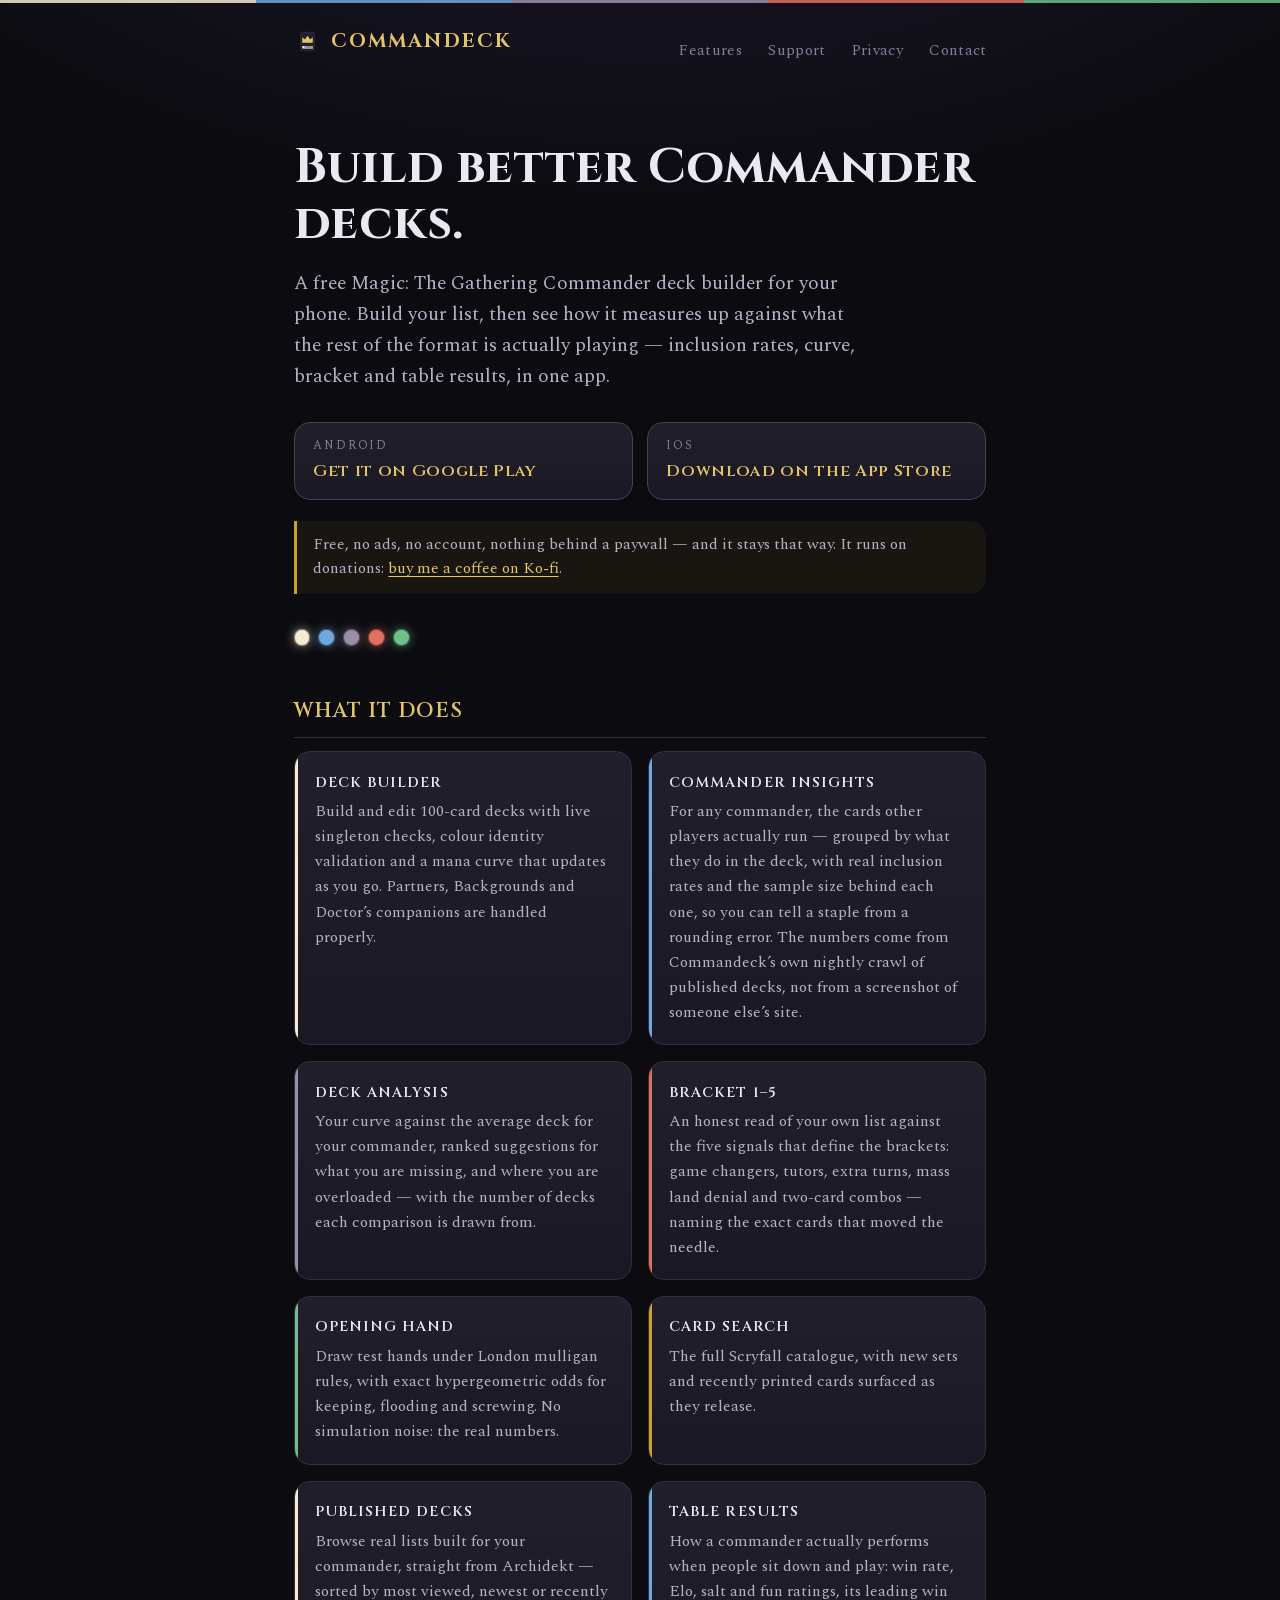
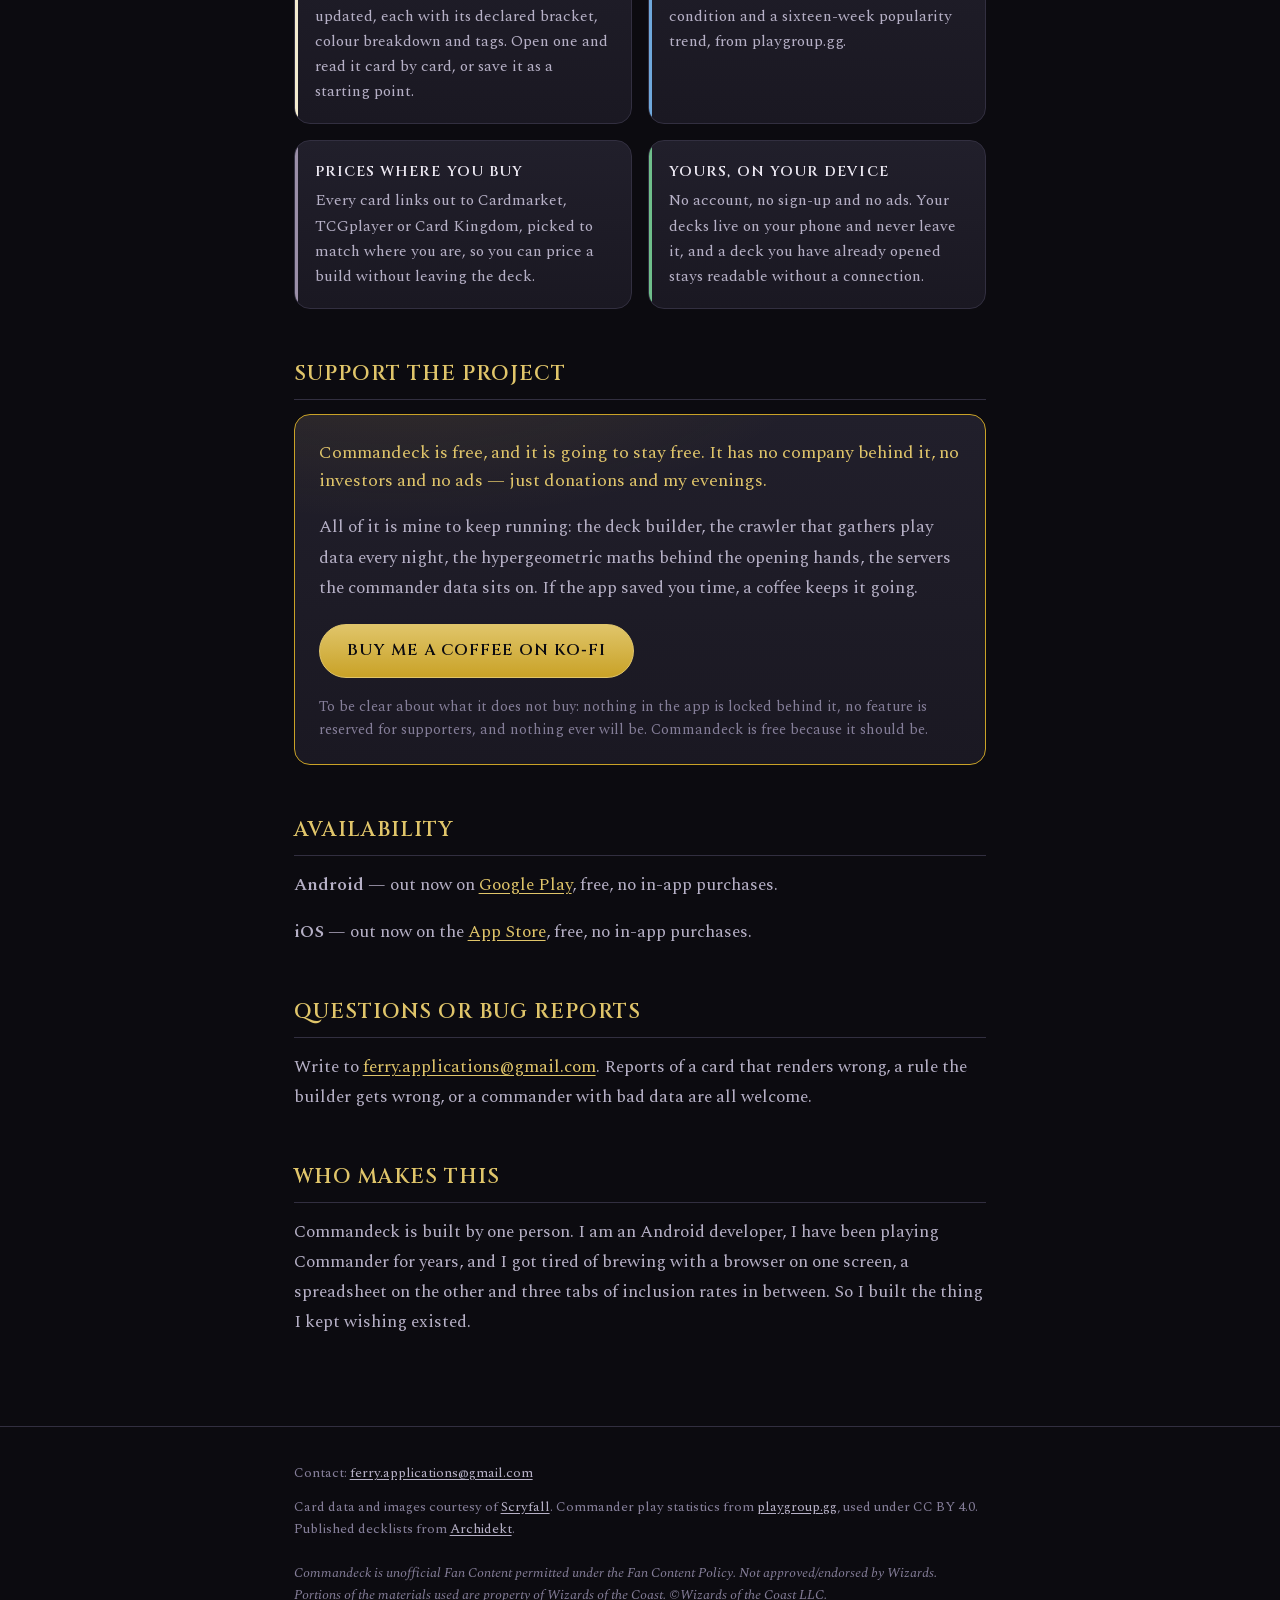
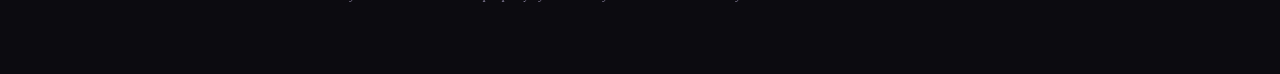
<file: index.html>
<!DOCTYPE html>
<html lang="en">
<head>
<meta charset="utf-8">
<meta name="viewport" content="width=device-width, initial-scale=1">
<title>Commandeck &mdash; Magic: The Gathering Commander deckbuilder</title>
<meta name="description" content="A free Magic: The Gathering Commander deck builder for Android and iPhone: real inclusion rates, mana curve analysis, bracket 1-5 assessment and an opening hand simulator. No account, no ads.">
<meta name="color-scheme" content="dark">
<link rel="preload" href="fonts/cinzel-600-latin.woff2" as="font" type="font/woff2" crossorigin>
<link rel="preload" href="fonts/spectral-400-latin.woff2" as="font" type="font/woff2" crossorigin>
<link rel="stylesheet" href="fonts.css">
<link rel="stylesheet" href="style.css">
<link rel="icon" href="favicon.svg" type="image/svg+xml">
<link rel="icon" href="favicon.png" sizes="96x96" type="image/png">
<link rel="apple-touch-icon" href="apple-touch-icon.png">
</head>
<body>
<div class="rail"></div>
<header class="site">
  <div class="wrap">
    <a class="brand" href="./">
      <img class="brand-mark" src="logo.svg" alt="" width="72" height="72">
      <span>Commandeck</span>
    </a>
    <nav>
      <a href="#features">Features</a>
      <a href="#support">Support</a>
      <a href="privacy.html">Privacy</a>
      <a href="mailto:ferry.applications@gmail.com">Contact</a>
    </nav>
  </div>
</header>
<main>
  <div class="wrap">
    <h1>Build better Commander decks.</h1>
    <p class="lead">A free Magic: The Gathering Commander deck builder for your phone. Build your list, then see how it measures up against what the rest of the format is actually playing &mdash; inclusion rates, curve, bracket and table results, in one app.</p>

    <div class="stores">
      <a class="store" href="https://play.google.com/store/apps/details?id=com.ferryapplications.commandeck&amp;referrer=utm_source%3Dcommandeck_web%26utm_medium%3Dreferral%26utm_campaign%3Dlanding" rel="noopener">
        <span class="store-kicker">Android</span>
        <span class="store-name">Get it on Google&nbsp;Play</span>
      </a>
      <a class="store" href="https://apps.apple.com/app/id6808718667" rel="noopener">
        <span class="store-kicker">iOS</span>
        <span class="store-name">Download on the App&nbsp;Store</span>
      </a>
    </div>

    <p class="pledge">Free, no ads, no account, nothing behind a paywall &mdash; and it stays that way. It runs on donations: <a href="https://ko-fi.com/commandeck" rel="noopener">buy me a coffee on Ko&#8209;fi</a>.</p>

    <ul class="pips" aria-hidden="true">
      <li class="pip w"></li><li class="pip u"></li><li class="pip b"></li><li class="pip r"></li><li class="pip g"></li>
    </ul>

    <h2 id="features">What it does</h2>
    <ul class="features">
      <li class="w"><strong>Deck builder</strong>Build and edit 100-card decks with live singleton checks, colour identity validation and a mana curve that updates as you go. Partners, Backgrounds and Doctor&rsquo;s companions are handled properly.</li>
      <li class="u"><strong>Commander insights</strong>For any commander, the cards other players actually run &mdash; grouped by what they do in the deck, with real inclusion rates and the sample size behind each one, so you can tell a staple from a rounding error. The numbers come from Commandeck&rsquo;s own nightly crawl of published decks, not from a screenshot of someone else&rsquo;s site.</li>
      <li class="b"><strong>Deck analysis</strong>Your curve against the average deck for your commander, ranked suggestions for what you are missing, and where you are overloaded &mdash; with the number of decks each comparison is drawn from.</li>
      <li class="r"><strong>Bracket 1&ndash;5</strong>An honest read of your own list against the five signals that define the brackets: game changers, tutors, extra turns, mass land denial and two-card combos &mdash; naming the exact cards that moved the needle.</li>
      <li class="g"><strong>Opening hand</strong>Draw test hands under London mulligan rules, with exact hypergeometric odds for keeping, flooding and screwing. No simulation noise: the real numbers.</li>
      <li class="c"><strong>Card search</strong>The full Scryfall catalogue, with new sets and recently printed cards surfaced as they release.</li>
      <li class="w"><strong>Published decks</strong>Browse real lists built for your commander, straight from Archidekt &mdash; sorted by most viewed, newest or recently updated, each with its declared bracket, colour breakdown and tags. Open one and read it card by card, or save it as a starting point.</li>
      <li class="u"><strong>Table results</strong>How a commander actually performs when people sit down and play: win rate, Elo, salt and fun ratings, its leading win condition and a sixteen-week popularity trend, from playgroup.gg.</li>
      <li class="b"><strong>Prices where you buy</strong>Every card links out to Cardmarket, TCGplayer or Card Kingdom, picked to match where you are, so you can price a build without leaving the deck.</li>
      <li class="g"><strong>Yours, on your device</strong>No account, no sign-up and no ads. Your decks live on your phone and never leave it, and a deck you have already opened stays readable without a connection.</li>
    </ul>

    <h2 id="support">Support the project</h2>
    <div class="support">
      <p class="support-lead">Commandeck is free, and it is going to stay free. It has no company behind it, no investors and no ads &mdash; just donations and my evenings.</p>
      <p>All of it is mine to keep running: the deck builder, the crawler that gathers play data every night, the hypergeometric maths behind the opening hands, the servers the commander data sits on. If the app saved you time, a coffee keeps it going.</p>
      <p class="support-cta"><a class="btn" href="https://ko-fi.com/commandeck" rel="noopener">Buy me a coffee on Ko&#8209;fi</a></p>
      <p class="support-note">To be clear about what it does not buy: nothing in the app is locked behind it, no feature is reserved for supporters, and nothing ever will be. Commandeck is free because it should be.</p>
    </div>

    <h2>Availability</h2>
    <p><strong>Android</strong> &mdash; out now on <a href="https://play.google.com/store/apps/details?id=com.ferryapplications.commandeck&amp;referrer=utm_source%3Dcommandeck_web%26utm_medium%3Dreferral%26utm_campaign%3Dlanding" rel="noopener">Google Play</a>, free, no in-app purchases.</p>
    <p><strong>iOS</strong> &mdash; out now on the <a href="https://apps.apple.com/app/id6808718667" rel="noopener">App Store</a>, free, no in-app purchases.</p>

    <h2>Questions or bug reports</h2>
    <p>Write to <a href="mailto:ferry.applications@gmail.com">ferry.applications@gmail.com</a>. Reports of a card that renders wrong, a rule the builder gets wrong, or a commander with bad data are all welcome.</p>

    <h2>Who makes this</h2>
    <p>Commandeck is built by one person. I am an Android developer, I have been playing Commander for years, and I got tired of brewing with a browser on one screen, a spreadsheet on the other and three tabs of inclusion rates in between. So I built the thing I kept wishing existed.</p>
  </div>
</main>
<footer class="site">
  <div class="wrap">
    <p>Contact: <a href="mailto:ferry.applications@gmail.com">ferry.applications@gmail.com</a></p>
    <p>Card data and images courtesy of <a href="https://scryfall.com">Scryfall</a>. Commander play statistics from <a href="https://playgroup.gg">playgroup.gg</a>, used under CC BY 4.0. Published decklists from <a href="https://archidekt.com">Archidekt</a>.</p>
    <p class="legal">Commandeck is unofficial Fan Content permitted under the Fan Content Policy. Not approved/endorsed by Wizards. Portions of the materials used are property of Wizards of the Coast. &copy;Wizards of the Coast LLC.</p>
  </div>
</footer>
</body>
</html>
</file>
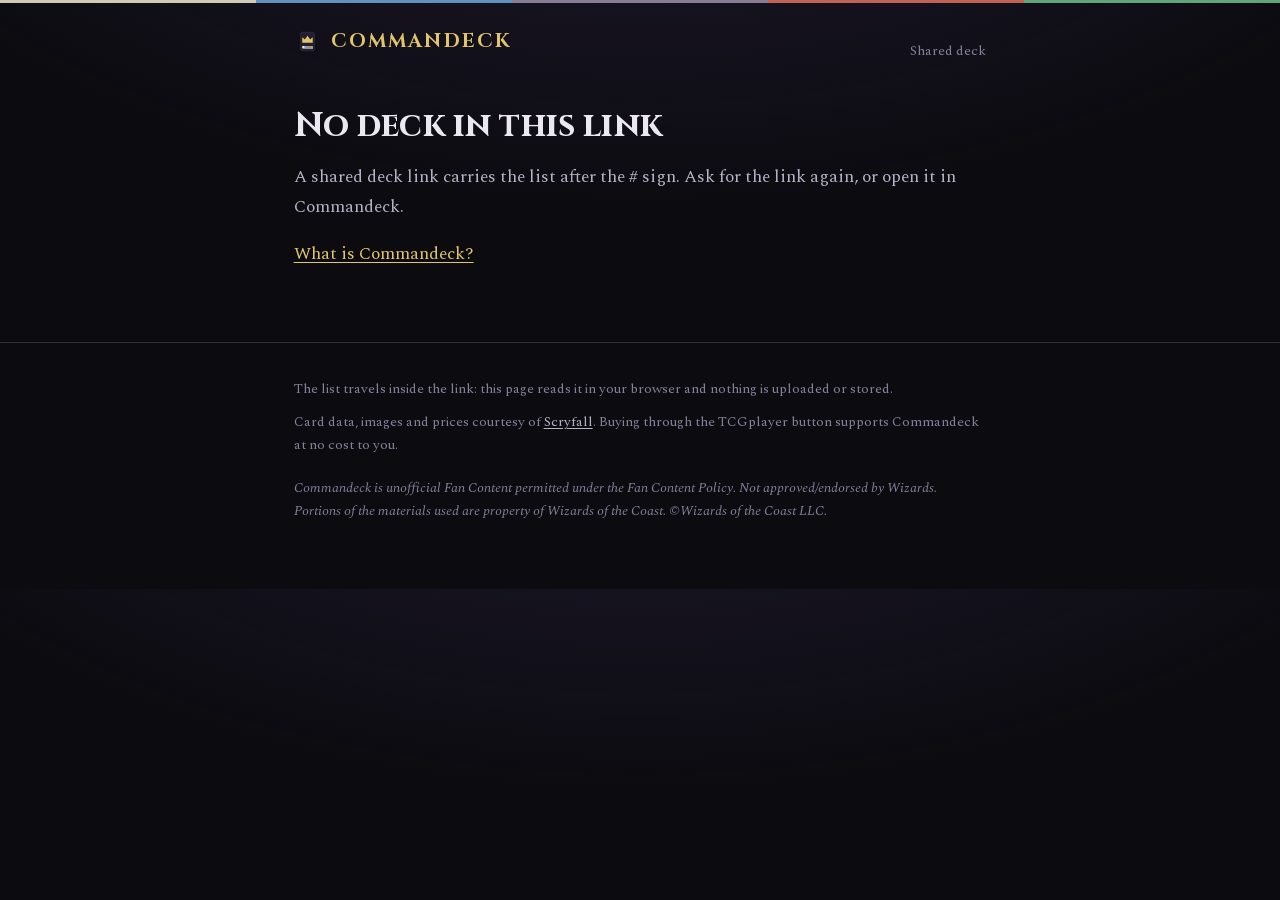
<file: d.html>
<!DOCTYPE html>
<html lang="en">
<head>
<meta charset="utf-8">
<meta name="viewport" content="width=device-width, initial-scale=1">
<title>Shared deck &mdash; Commandeck</title>
<meta name="description" content="A Commander deck shared from Commandeck. Open it in the app, or read the list here.">
<!-- Every deck is a different fragment of this one page: there is nothing here for a search engine. -->
<meta name="robots" content="noindex">
<meta property="og:title" content="A Commander deck shared from Commandeck">
<meta property="og:description" content="Open it in Commandeck, or read the list and buy it on TCGplayer.">
<meta property="og:image" content="https://commandeck.github.io/apple-touch-icon.png">
<meta name="color-scheme" content="dark">
<meta name="apple-itunes-app" content="app-id=6808718667">
<link rel="preload" href="fonts/cinzel-600-latin.woff2" as="font" type="font/woff2" crossorigin>
<link rel="preload" href="fonts/spectral-400-latin.woff2" as="font" type="font/woff2" crossorigin>
<link rel="stylesheet" href="fonts.css">
<link rel="stylesheet" href="style.css">
<link rel="stylesheet" href="d.css">
<link rel="icon" href="favicon.svg" type="image/svg+xml">
<link rel="icon" href="favicon.png" sizes="96x96" type="image/png">
<link rel="apple-touch-icon" href="apple-touch-icon.png">
</head>
<body>
<div class="rail"></div>
<header class="site">
  <div class="wrap">
    <a class="brand" href="./">
      <img class="brand-mark" src="logo.svg" alt="" width="72" height="72">
      <span>Commandeck</span>
    </a>
    <span class="kicker">Shared deck</span>
  </div>
</header>
<main class="deck-page">
  <div class="wrap">
    <!-- Filled by d.js from the link's fragment; never sent to this server. -->
    <section id="deck" hidden>
      <div class="deck-hero">
        <div class="deck-card" id="deck-card"></div>
        <div class="deck-head">
          <h1 id="deck-name"></h1>
          <p class="deck-commanders" id="deck-commanders"></p>
          <ul class="deck-pips" id="deck-pips" aria-label="Colour identity"></ul>
          <p class="deck-stats" id="deck-stats"></p>
        </div>
      </div>

      <a class="btn deck-open" id="deck-open" href="./">Open in Commandeck</a>

      <div class="badges">
        <a href="https://play.google.com/store/apps/details?id=com.ferryapplications.commandeck&amp;referrer=utm_source%3Dcommandeck_web%26utm_medium%3Dreferral%26utm_campaign%3Ddeck_link" rel="noopener">
          <img class="badge-play" src="badges/google-play.png" alt="Get it on Google Play" width="646" height="250">
        </a>
        <a href="https://apps.apple.com/app/id6808718667" rel="noopener">
          <img class="badge-apple" src="badges/app-store.svg" alt="Download on the App Store" width="120" height="40">
        </a>
      </div>

      <a class="buy" id="deck-buy" href="https://www.tcgplayer.com/" rel="noopener sponsored">
        <svg width="18" height="18" viewBox="0 0 24 24" fill="none" stroke="currentColor" stroke-width="1.75" stroke-linecap="round" stroke-linejoin="round" aria-hidden="true"><path d="M3 4h2l2.4 11.2a2 2 0 0 0 2 1.6h7.7a2 2 0 0 0 2-1.5L21 8H6"/><circle cx="10" cy="20.5" r="1"/><circle cx="17" cy="20.5" r="1"/></svg>
        Buy this deck on TCGplayer
      </a>

      <div id="deck-sections"></div>
      <button class="show-all" id="show-all" type="button" hidden></button>
    </section>

    <section id="deck-problem" class="deck-problem" hidden>
      <h1 id="problem-title"></h1>
      <p id="problem-text"></p>
      <p><a href="./">What is Commandeck?</a></p>
    </section>

    <noscript>
      <section class="deck-problem">
        <h1>This deck needs JavaScript</h1>
        <p>The list travels inside the link and this page reads it in your browser. Turn JavaScript on, or open the link in Commandeck.</p>
      </section>
    </noscript>
  </div>
</main>
<footer class="site">
  <div class="wrap">
    <p>The list travels inside the link: this page reads it in your browser and nothing is uploaded or stored.</p>
    <p>Card data, images and prices courtesy of <a href="https://scryfall.com">Scryfall</a>. Buying through the TCGplayer button supports Commandeck at no cost to you.</p>
    <p class="legal">Commandeck is unofficial Fan Content permitted under the Fan Content Policy. Not approved/endorsed by Wizards. Portions of the materials used are property of Wizards of the Coast. &copy;Wizards of the Coast LLC.</p>
  </div>
</footer>
<script src="d.js" defer></script>
</body>
</html>
</file>
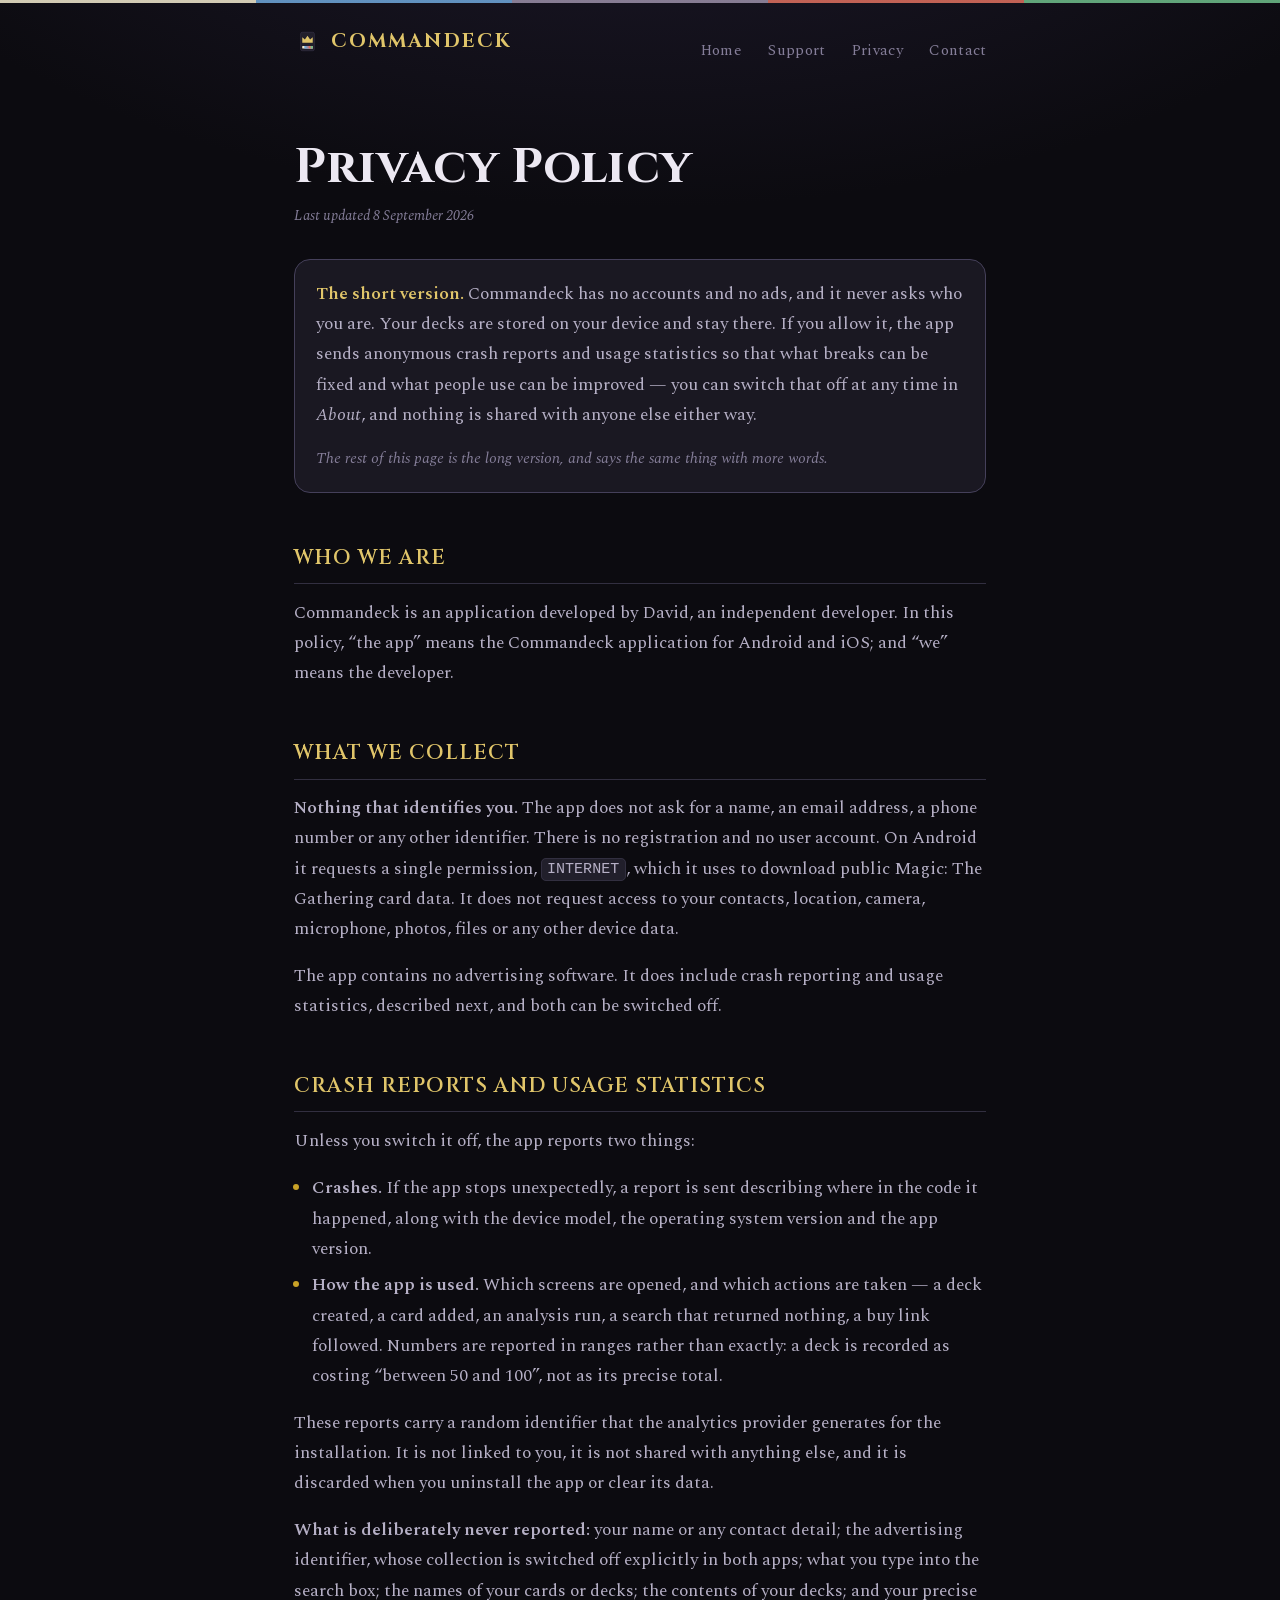
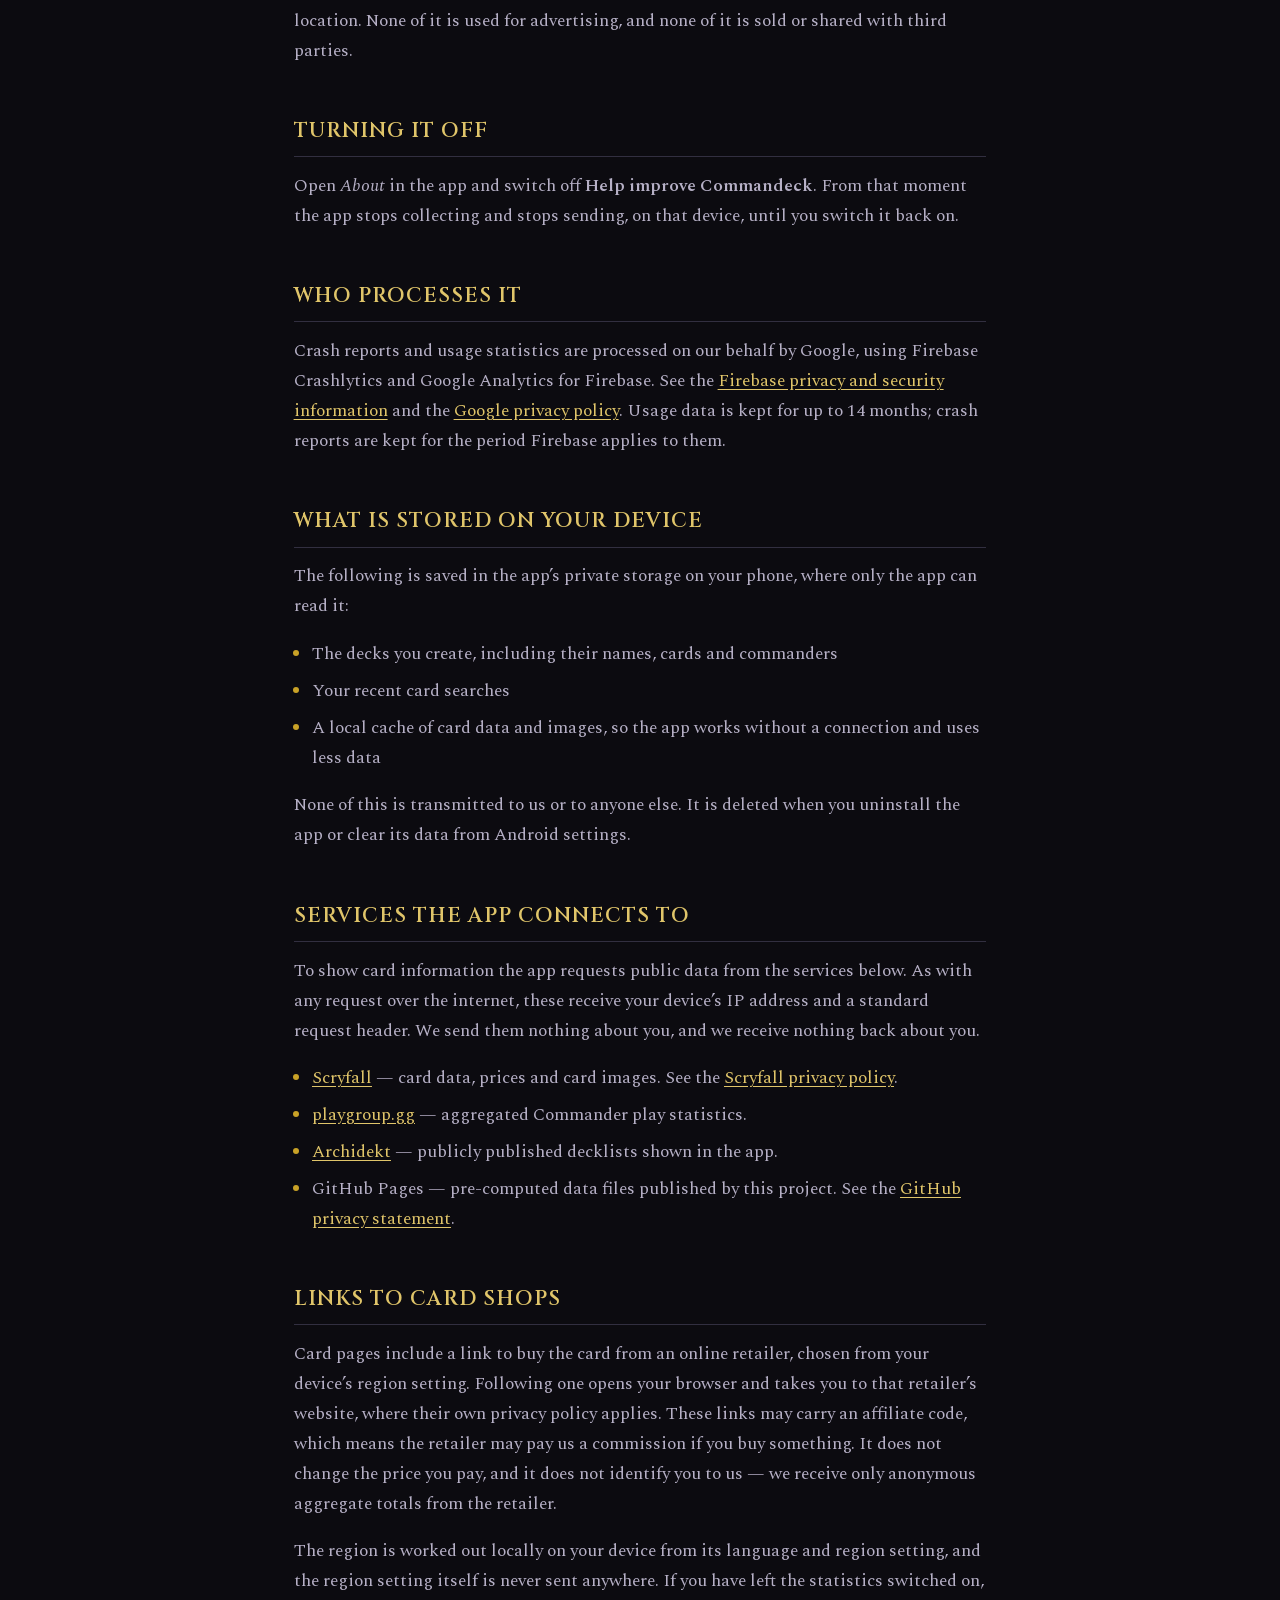
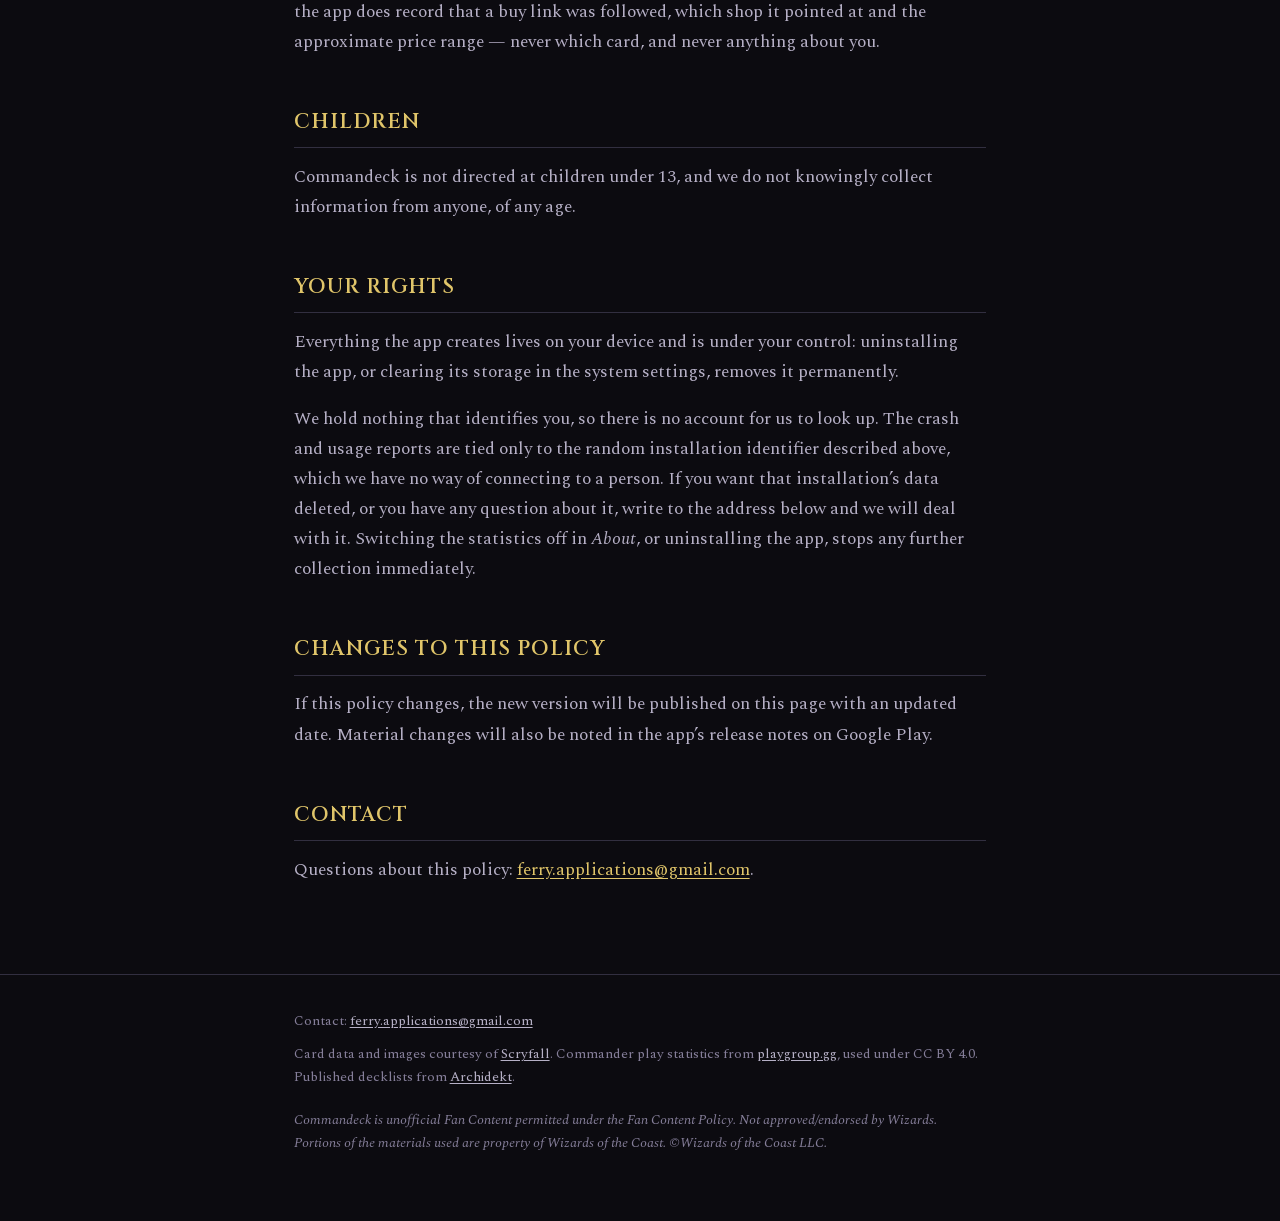
<file: privacy.html>
<!DOCTYPE html>
<html lang="en">
<head>
<meta charset="utf-8">
<meta name="viewport" content="width=device-width, initial-scale=1">
<title>Privacy Policy &mdash; Commandeck</title>
<meta name="description" content="Commandeck has no accounts and no ads. Your decks stay on your device. Anonymous crash reports and usage statistics, which you can turn off in the app.">
<meta name="color-scheme" content="dark">
<link rel="preload" href="fonts/cinzel-600-latin.woff2" as="font" type="font/woff2" crossorigin>
<link rel="preload" href="fonts/spectral-400-latin.woff2" as="font" type="font/woff2" crossorigin>
<link rel="stylesheet" href="fonts.css">
<link rel="stylesheet" href="style.css">
<link rel="icon" href="favicon.svg" type="image/svg+xml">
<link rel="icon" href="favicon.png" sizes="96x96" type="image/png">
<link rel="apple-touch-icon" href="apple-touch-icon.png">
</head>
<body>
<div class="rail"></div>
<header class="site">
  <div class="wrap">
    <a class="brand" href="./">
      <img class="brand-mark" src="logo.svg" alt="" width="72" height="72">
      <span>Commandeck</span>
    </a>
    <nav>
      <a href="./">Home</a>
      <a href="./#support">Support</a>
      <a href="privacy.html">Privacy</a>
      <a href="mailto:ferry.applications@gmail.com">Contact</a>
    </nav>
  </div>
</header>
<main>
  <div class="wrap">
    <h1>Privacy Policy</h1>
    <p class="updated">Last updated 8 September 2026</p>

    <div class="rules">
      <p><strong>The short version.</strong> Commandeck has no accounts and no ads, and it never asks who you are. Your decks are stored on your device and stay there. If you allow it, the app sends anonymous crash reports and usage statistics so that what breaks can be fixed and what people use can be improved &mdash; you can switch that off at any time in <em>About</em>, and nothing is shared with anyone else either way.</p>
      <p class="reminder">The rest of this page is the long version, and says the same thing with more words.</p>
    </div>

    <h2>Who we are</h2>
    <p>Commandeck is an application developed by David, an independent developer. In this policy, &ldquo;the app&rdquo; means the Commandeck application for Android and iOS; and &ldquo;we&rdquo; means the developer.</p>

    <h2>What we collect</h2>
    <p><strong>Nothing that identifies you.</strong> The app does not ask for a name, an email address, a phone number or any other identifier. There is no registration and no user account. On Android it requests a single permission, <code>INTERNET</code>, which it uses to download public Magic: The Gathering card data. It does not request access to your contacts, location, camera, microphone, photos, files or any other device data.</p>
    <p>The app contains no advertising software. It does include crash reporting and usage statistics, described next, and both can be switched off.</p>

    <h2>Crash reports and usage statistics</h2>
    <p>Unless you switch it off, the app reports two things:</p>
    <ul>
      <li><strong>Crashes.</strong> If the app stops unexpectedly, a report is sent describing where in the code it happened, along with the device model, the operating system version and the app version.</li>
      <li><strong>How the app is used.</strong> Which screens are opened, and which actions are taken &mdash; a deck created, a card added, an analysis run, a search that returned nothing, a buy link followed. Numbers are reported in ranges rather than exactly: a deck is recorded as costing &ldquo;between 50 and 100&rdquo;, not as its precise total.</li>
    </ul>
    <p>These reports carry a random identifier that the analytics provider generates for the installation. It is not linked to you, it is not shared with anything else, and it is discarded when you uninstall the app or clear its data.</p>
    <p><strong>What is deliberately never reported:</strong> your name or any contact detail; the advertising identifier, whose collection is switched off explicitly in both apps; what you type into the search box; the names of your cards or decks; the contents of your decks; and your precise location. None of it is used for advertising, and none of it is sold or shared with third parties.</p>

    <h2>Turning it off</h2>
    <p>Open <em>About</em> in the app and switch off <strong>Help improve Commandeck</strong>. From that moment the app stops collecting and stops sending, on that device, until you switch it back on.</p>

    <h2>Who processes it</h2>
    <p>Crash reports and usage statistics are processed on our behalf by Google, using Firebase Crashlytics and Google Analytics for Firebase. See the <a href="https://firebase.google.com/support/privacy">Firebase privacy and security information</a> and the <a href="https://policies.google.com/privacy">Google privacy policy</a>. Usage data is kept for up to 14 months; crash reports are kept for the period Firebase applies to them.</p>

    <h2>What is stored on your device</h2>
    <p>The following is saved in the app&rsquo;s private storage on your phone, where only the app can read it:</p>
    <ul>
      <li>The decks you create, including their names, cards and commanders</li>
      <li>Your recent card searches</li>
      <li>A local cache of card data and images, so the app works without a connection and uses less data</li>
    </ul>
    <p>None of this is transmitted to us or to anyone else. It is deleted when you uninstall the app or clear its data from Android settings.</p>

    <h2>Services the app connects to</h2>
    <p>To show card information the app requests public data from the services below. As with any request over the internet, these receive your device&rsquo;s IP address and a standard request header. We send them nothing about you, and we receive nothing back about you.</p>
    <ul>
      <li><a href="https://scryfall.com">Scryfall</a> &mdash; card data, prices and card images. See the <a href="https://scryfall.com/docs/privacy-policy">Scryfall privacy policy</a>.</li>
      <li><a href="https://playgroup.gg">playgroup.gg</a> &mdash; aggregated Commander play statistics.</li>
      <li><a href="https://archidekt.com">Archidekt</a> &mdash; publicly published decklists shown in the app.</li>
      <li>GitHub Pages &mdash; pre-computed data files published by this project. See the <a href="https://docs.github.com/en/site-policy/privacy-policies/github-general-privacy-statement">GitHub privacy statement</a>.</li>
    </ul>

    <h2>Links to card shops</h2>
    <p>Card pages include a link to buy the card from an online retailer, chosen from your device&rsquo;s region setting. Following one opens your browser and takes you to that retailer&rsquo;s website, where their own privacy policy applies. These links may carry an affiliate code, which means the retailer may pay us a commission if you buy something. It does not change the price you pay, and it does not identify you to us &mdash; we receive only anonymous aggregate totals from the retailer.</p>
    <p>The region is worked out locally on your device from its language and region setting, and the region setting itself is never sent anywhere. If you have left the statistics switched on, the app does record that a buy link was followed, which shop it pointed at and the approximate price range &mdash; never which card, and never anything about you.</p>

    <h2>Children</h2>
    <p>Commandeck is not directed at children under 13, and we do not knowingly collect information from anyone, of any age.</p>

    <h2>Your rights</h2>
    <p>Everything the app creates lives on your device and is under your control: uninstalling the app, or clearing its storage in the system settings, removes it permanently.</p>
    <p>We hold nothing that identifies you, so there is no account for us to look up. The crash and usage reports are tied only to the random installation identifier described above, which we have no way of connecting to a person. If you want that installation&rsquo;s data deleted, or you have any question about it, write to the address below and we will deal with it. Switching the statistics off in <em>About</em>, or uninstalling the app, stops any further collection immediately.</p>

    <h2>Changes to this policy</h2>
    <p>If this policy changes, the new version will be published on this page with an updated date. Material changes will also be noted in the app&rsquo;s release notes on Google Play.</p>

    <h2>Contact</h2>
    <p>Questions about this policy: <a href="mailto:ferry.applications@gmail.com">ferry.applications@gmail.com</a>.</p>
  </div>
</main>
<footer class="site">
  <div class="wrap">
    <p>Contact: <a href="mailto:ferry.applications@gmail.com">ferry.applications@gmail.com</a></p>
    <p>Card data and images courtesy of <a href="https://scryfall.com">Scryfall</a>. Commander play statistics from <a href="https://playgroup.gg">playgroup.gg</a>, used under CC BY 4.0. Published decklists from <a href="https://archidekt.com">Archidekt</a>.</p>
    <p class="legal">Commandeck is unofficial Fan Content permitted under the Fan Content Policy. Not approved/endorsed by Wizards. Portions of the materials used are property of Wizards of the Coast. &copy;Wizards of the Coast LLC.</p>
  </div>
</footer>
</body>
</html>
</file>
<file: fonts.css>
/* Cinzel and Spectral, self-hosted. SIL Open Font License 1.1. */

@font-face {
  font-family: 'Cinzel';
  font-style: normal;
  font-weight: 600;
  font-display: swap;
  src: url(fonts/cinzel-600-latin-ext.woff2) format('woff2');
  unicode-range: U+0100-02BA, U+02BD-02C5, U+02C7-02CC, U+02CE-02D7, U+02DD-02FF, U+0304, U+0308, U+0329, U+1D00-1DBF, U+1E00-1E9F, U+1EF2-1EFF, U+2020, U+20A0-20AB, U+20AD-20C0, U+2113, U+2C60-2C7F, U+A720-A7FF;
}

@font-face {
  font-family: 'Cinzel';
  font-style: normal;
  font-weight: 600;
  font-display: swap;
  src: url(fonts/cinzel-600-latin.woff2) format('woff2');
  unicode-range: U+0000-00FF, U+0131, U+0152-0153, U+02BB-02BC, U+02C6, U+02DA, U+02DC, U+0304, U+0308, U+0329, U+2000-206F, U+20AC, U+2122, U+2191, U+2193, U+2212, U+2215, U+FEFF, U+FFFD;
}

@font-face {
  font-family: 'Cinzel';
  font-style: normal;
  font-weight: 700;
  font-display: swap;
  src: url(fonts/cinzel-600-latin-ext.woff2) format('woff2');
  unicode-range: U+0100-02BA, U+02BD-02C5, U+02C7-02CC, U+02CE-02D7, U+02DD-02FF, U+0304, U+0308, U+0329, U+1D00-1DBF, U+1E00-1E9F, U+1EF2-1EFF, U+2020, U+20A0-20AB, U+20AD-20C0, U+2113, U+2C60-2C7F, U+A720-A7FF;
}

@font-face {
  font-family: 'Cinzel';
  font-style: normal;
  font-weight: 700;
  font-display: swap;
  src: url(fonts/cinzel-600-latin.woff2) format('woff2');
  unicode-range: U+0000-00FF, U+0131, U+0152-0153, U+02BB-02BC, U+02C6, U+02DA, U+02DC, U+0304, U+0308, U+0329, U+2000-206F, U+20AC, U+2122, U+2191, U+2193, U+2212, U+2215, U+FEFF, U+FFFD;
}

@font-face {
  font-family: 'Spectral';
  font-style: italic;
  font-weight: 400;
  font-display: swap;
  src: url(fonts/spectral-400-italic-latin-ext.woff2) format('woff2');
  unicode-range: U+0100-02BA, U+02BD-02C5, U+02C7-02CC, U+02CE-02D7, U+02DD-02FF, U+0304, U+0308, U+0329, U+1D00-1DBF, U+1E00-1E9F, U+1EF2-1EFF, U+2020, U+20A0-20AB, U+20AD-20C0, U+2113, U+2C60-2C7F, U+A720-A7FF;
}

@font-face {
  font-family: 'Spectral';
  font-style: italic;
  font-weight: 400;
  font-display: swap;
  src: url(fonts/spectral-400-italic-latin.woff2) format('woff2');
  unicode-range: U+0000-00FF, U+0131, U+0152-0153, U+02BB-02BC, U+02C6, U+02DA, U+02DC, U+0304, U+0308, U+0329, U+2000-206F, U+20AC, U+2122, U+2191, U+2193, U+2212, U+2215, U+FEFF, U+FFFD;
}

@font-face {
  font-family: 'Spectral';
  font-style: normal;
  font-weight: 400;
  font-display: swap;
  src: url(fonts/spectral-400-latin-ext.woff2) format('woff2');
  unicode-range: U+0100-02BA, U+02BD-02C5, U+02C7-02CC, U+02CE-02D7, U+02DD-02FF, U+0304, U+0308, U+0329, U+1D00-1DBF, U+1E00-1E9F, U+1EF2-1EFF, U+2020, U+20A0-20AB, U+20AD-20C0, U+2113, U+2C60-2C7F, U+A720-A7FF;
}

@font-face {
  font-family: 'Spectral';
  font-style: normal;
  font-weight: 400;
  font-display: swap;
  src: url(fonts/spectral-400-latin.woff2) format('woff2');
  unicode-range: U+0000-00FF, U+0131, U+0152-0153, U+02BB-02BC, U+02C6, U+02DA, U+02DC, U+0304, U+0308, U+0329, U+2000-206F, U+20AC, U+2122, U+2191, U+2193, U+2212, U+2215, U+FEFF, U+FFFD;
}

@font-face {
  font-family: 'Spectral';
  font-style: normal;
  font-weight: 600;
  font-display: swap;
  src: url(fonts/spectral-600-latin-ext.woff2) format('woff2');
  unicode-range: U+0100-02BA, U+02BD-02C5, U+02C7-02CC, U+02CE-02D7, U+02DD-02FF, U+0304, U+0308, U+0329, U+1D00-1DBF, U+1E00-1E9F, U+1EF2-1EFF, U+2020, U+20A0-20AB, U+20AD-20C0, U+2113, U+2C60-2C7F, U+A720-A7FF;
}

@font-face {
  font-family: 'Spectral';
  font-style: normal;
  font-weight: 600;
  font-display: swap;
  src: url(fonts/spectral-600-latin.woff2) format('woff2');
  unicode-range: U+0000-00FF, U+0131, U+0152-0153, U+02BB-02BC, U+02C6, U+02DA, U+02DC, U+0304, U+0308, U+0329, U+2000-206F, U+20AC, U+2122, U+2191, U+2193, U+2212, U+2215, U+FEFF, U+FFFD;
}
</file>
<file: style.css>
/* Commandeck — dark spellbook. Five-colour accents, no Wizards trade dress. */

:root {
  --ink-void: #0c0b10;
  --ink-deep: #131219;
  --surface: #1a1822;
  --surface-2: #211f2b;
  --border: #322f40;
  --border-lit: #45405a;

  --text: #ece8f2;
  --text-soft: #b6b0c6;
  --text-muted: #857e99;

  --gold: #c9a227;
  --gold-soft: #e0c56a;

  --w: #f4ecd0;
  --u: #6fa8dc;
  --b: #9b8fa8;
  --r: #e0705f;
  --g: #6fbf8b;

  --radius: 16px;
  --measure: 46rem;

  --display: "Cinzel", "Trajan Pro", Georgia, "Times New Roman", serif;
  --body: "Spectral", Georgia, "Iowan Old Style", "Times New Roman", serif;
}

* { box-sizing: border-box; }
html { -webkit-text-size-adjust: 100%; }

body {
  margin: 0;
  background:
    radial-gradient(90rem 50rem at 50% -18rem, #221d33 0%, transparent 62%),
    var(--ink-void);
  color: var(--text);
  font-family: var(--body);
  font-size: 17.5px;
  line-height: 1.72;
  -webkit-font-smoothing: antialiased;
}

.wrap { max-width: var(--measure); margin: 0 auto; padding: 0 1.35rem; }

/* --- five-colour rail --- */
.rail {
  height: 3px;
  background: linear-gradient(90deg,
    var(--w) 0%, var(--w) 20%,
    var(--u) 20%, var(--u) 40%,
    var(--b) 40%, var(--b) 60%,
    var(--r) 60%, var(--r) 80%,
    var(--g) 80%, var(--g) 100%);
  opacity: 0.85;
}

/* --- header --- */
header.site { padding: 1.35rem 0 1.2rem; }

header.site .wrap {
  display: flex; align-items: baseline; justify-content: space-between;
  gap: 1rem; flex-wrap: wrap;
}

.brand {
  display: inline-flex;
  align-items: center;
  gap: 0.62rem;
  font-family: var(--display);
  font-weight: 700;
  font-size: 1.22rem;
  letter-spacing: 0.11em;
  text-transform: uppercase;
  color: var(--gold-soft);
  text-decoration: none;
}

.brand:hover { color: var(--gold); }

.brand-mark {
  display: block;
  width: 1.7rem;
  height: 1.7rem;
  flex: none;
}

nav a {
  font-family: var(--body);
  color: var(--text-muted);
  text-decoration: none;
  font-size: 0.94rem;
  letter-spacing: 0.02em;
  margin-left: 1.4rem;
}

nav a:hover { color: var(--text); }

@media (max-width: 34rem) {
  nav a { margin-left: 0; margin-right: 1.25rem; }
}

main { padding: 3.5rem 0 4.5rem; }

/* --- type --- */
h1 {
  font-family: var(--display);
  font-weight: 700;
  font-size: clamp(2.05rem, 6.2vw, 3.05rem);
  line-height: 1.14;
  letter-spacing: 0.005em;
  margin: 0 0 1rem;
  color: var(--text);
}

h2 {
  font-family: var(--display);
  font-weight: 600;
  font-size: 1.28rem;
  letter-spacing: 0.05em;
  text-transform: uppercase;
  color: var(--gold-soft);
  margin: 3rem 0 0.85rem;
  padding-bottom: 0.45rem;
  border-bottom: 1px solid var(--border);
}

p, li { color: var(--text-soft); }
p { margin: 0 0 1.05rem; }

a { color: var(--gold-soft); text-underline-offset: 0.18em; }
a:hover { color: var(--gold); }

code {
  font-family: ui-monospace, SFMono-Regular, Menlo, monospace;
  font-size: 0.86em;
  background: var(--surface-2);
  border: 1px solid var(--border);
  border-radius: 5px;
  padding: 0.08em 0.36em;
}

.lead {
  font-size: 1.2rem;
  line-height: 1.62;
  color: var(--text-soft);
  max-width: 36rem;
  margin-bottom: 1.9rem;
}

.updated {
  color: var(--text-muted);
  font-size: 0.9rem;
  font-style: italic;
  margin-top: -0.5rem;
}

/* --- mana dots --- */
.pips { display: flex; gap: 0.5rem; margin: 0 0 2.4rem; padding: 0; list-style: none; }

.pip {
  width: 1.05rem; height: 1.05rem; border-radius: 50%;
  box-shadow: inset 0 0 0 1px rgba(0,0,0,0.45), 0 0 12px -2px currentColor;
  background: currentColor;
}

.pip.w { color: var(--w); }
.pip.u { color: var(--u); }
.pip.b { color: var(--b); }
.pip.r { color: var(--r); }
.pip.g { color: var(--g); }

/* --- feature cards --- */
.features { list-style: none; padding: 0; margin: 0; display: grid; gap: 1rem; }

@media (min-width: 40rem) {
  .features { grid-template-columns: 1fr 1fr; }
}

.features li {
  position: relative;
  background: linear-gradient(180deg, var(--surface-2) 0%, var(--surface) 100%);
  border: 1px solid var(--border);
  border-radius: var(--radius);
  padding: 1.15rem 1.25rem 1.2rem;
  font-size: 0.98rem;
  line-height: 1.6;
  overflow: hidden;
}

.features li::before {
  content: "";
  position: absolute;
  inset: 0 auto 0 0;
  width: 3px;
  background: var(--accent, var(--border-lit));
}

.features li.w { --accent: var(--w); }
.features li.u { --accent: var(--u); }
.features li.b { --accent: var(--b); }
.features li.r { --accent: var(--r); }
.features li.g { --accent: var(--g); }
.features li.c { --accent: var(--gold); }

.features strong {
  display: block;
  font-family: var(--display);
  font-weight: 600;
  font-size: 0.9rem;
  letter-spacing: 0.075em;
  text-transform: uppercase;
  color: var(--text);
  margin-bottom: 0.35rem;
}

/* --- store buttons --- */
.stores {
  display: flex;
  flex-wrap: wrap;
  gap: 0.85rem;
  margin: 0 0 1.35rem;
}

.store {
  display: flex;
  flex-direction: column;
  justify-content: center;
  min-width: 15.5rem;
  flex: 1 1 15.5rem;
  padding: 0.72rem 1.15rem 0.8rem;
  border-radius: var(--radius);
  border: 1px solid var(--border-lit);
  background: linear-gradient(180deg, var(--surface-2) 0%, var(--surface) 100%);
  text-decoration: none;
  transition: border-color 0.15s ease, transform 0.15s ease;
}

a.store:hover {
  border-color: var(--gold);
  transform: translateY(-1px);
}

.store-kicker {
  font-family: var(--body);
  font-size: 0.74rem;
  letter-spacing: 0.16em;
  text-transform: uppercase;
  color: var(--text-muted);
}

.store-name {
  font-family: var(--display);
  font-weight: 600;
  font-size: 1.05rem;
  letter-spacing: 0.04em;
  color: var(--gold-soft);
  margin-top: 0.12rem;
}

a.store:hover .store-name { color: var(--gold); }

.store-soon {
  border-style: dashed;
  border-color: var(--border);
  background: none;
  position: relative;
}

.store-soon .store-name { color: var(--text-muted); }

.store-tag {
  position: absolute;
  top: 0.6rem;
  right: 0.9rem;
  font-family: var(--body);
  font-size: 0.68rem;
  letter-spacing: 0.13em;
  text-transform: uppercase;
  color: var(--ink-void);
  background: var(--gold-soft);
  border-radius: 999px;
  padding: 0.12rem 0.55rem 0.16rem;
}

/* --- free-and-donations strip --- */
.pledge {
  border-left: 3px solid var(--gold);
  background: rgba(201, 162, 39, 0.07);
  border-radius: 0 var(--radius) var(--radius) 0;
  padding: 0.7rem 1.05rem 0.75rem;
  font-size: 0.97rem;
  line-height: 1.6;
  color: var(--text-soft);
  margin: 0 0 2.2rem;
}

/* --- support block --- */
.support {
  background:
    radial-gradient(40rem 18rem at 15% -6rem, rgba(201, 162, 39, 0.13) 0%, transparent 70%),
    linear-gradient(180deg, var(--surface-2) 0%, var(--surface) 100%);
  border: 1px solid var(--gold);
  border-radius: var(--radius);
  padding: 1.5rem 1.5rem 1.35rem;
  margin: 0 0 0.4rem;
}

.support-lead {
  font-size: 1.12rem;
  line-height: 1.58;
  color: var(--gold-soft);
}

.support-cta { margin: 1.35rem 0 1.15rem; }

.btn {
  display: inline-block;
  font-family: var(--display);
  font-weight: 600;
  font-size: 1rem;
  letter-spacing: 0.07em;
  text-transform: uppercase;
  color: var(--ink-void);
  background: linear-gradient(180deg, var(--gold-soft) 0%, var(--gold) 100%);
  border: 1px solid var(--gold-soft);
  border-radius: 999px;
  padding: 0.72rem 1.7rem 0.78rem;
  text-decoration: none;
  transition: filter 0.15s ease, transform 0.15s ease;
}

.btn:hover {
  color: var(--ink-void);
  filter: brightness(1.09);
  transform: translateY(-1px);
}

.support-note {
  font-size: 0.9rem;
  line-height: 1.6;
  color: var(--text-muted);
  margin-bottom: 0;
}

@media (prefers-reduced-motion: reduce) {
  a.store, .btn { transition: none; }
  a.store:hover, .btn:hover { transform: none; }
}

/* --- rules text box --- */
.rules {
  background: var(--surface);
  border: 1px solid var(--border-lit);
  border-radius: var(--radius);
  padding: 1.2rem 1.35rem;
  margin: 1.9rem 0 2.2rem;
}

.rules p:last-child { margin-bottom: 0; }

.rules .reminder {
  font-style: italic;
  color: var(--text-muted);
  font-size: 0.96rem;
  margin-top: 0.75rem;
}

.rules strong { color: var(--gold-soft); font-weight: 600; }

/* --- lists --- */
main ul:not(.features):not(.pips) { padding-left: 1.15rem; }
main ul:not(.features):not(.pips) li { margin-bottom: 0.42rem; }
main ul:not(.features):not(.pips) li::marker { color: var(--gold); }

/* --- footer --- */
footer.site { border-top: 1px solid var(--border); padding: 2.2rem 0 3.5rem; }

footer.site p {
  color: var(--text-muted);
  font-size: 0.86rem;
  line-height: 1.62;
  margin-bottom: 0.7rem;
}

footer.site a { color: var(--text-soft); }
footer.site a:hover { color: var(--text); }

.legal { margin-top: 1.35rem; font-style: italic; }
</file>
<file: d.css>
/* A deck shared as a link (d.html). Same spellbook as the landing. */

header.site .kicker {
  font-size: 0.86rem;
  color: var(--text-muted);
}

main.deck-page { padding: 1.6rem 0 3.5rem; }

.deck-hero {
  display: flex;
  gap: 1.1rem;
  align-items: center;
  margin-bottom: 1.4rem;
}

/* The card is shown whole: Scryfall's images are never cropped or covered. */
.deck-card {
  flex: none;
  width: 6.4rem;
  aspect-ratio: 488 / 680;
  border-radius: 4.75% / 3.5%;
  background: var(--surface-2);
  border: 1px solid var(--border);
  box-shadow: 0 0.6rem 1.6rem rgba(0, 0, 0, 0.5);
  overflow: hidden;
}

.deck-card img { display: block; width: 100%; height: 100%; }

.deck-head { min-width: 0; }

.deck-head h1 {
  font-size: clamp(1.45rem, 5.6vw, 2.1rem);
  line-height: 1.22;
  margin: 0 0 0.3rem;
  overflow-wrap: anywhere;
}

.deck-commanders {
  margin: 0 0 0.45rem;
  font-size: 1rem;
  line-height: 1.45;
  color: var(--text-soft);
}

.deck-pips {
  display: flex;
  gap: 0.4rem;
  margin: 0 0 0.45rem;
  padding: 0;
  list-style: none;
}

.deck-pips .pip { width: 0.95rem; height: 0.95rem; }

.deck-stats {
  margin: 0;
  font-size: 0.92rem;
  color: var(--text-muted);
  font-variant-numeric: tabular-nums;
}

.deck-open {
  display: block;
  text-align: center;
  margin: 0 0 1rem;
}

/* The official badges, unmodified; the Play one carries its own clear space. */
.badges {
  display: flex;
  justify-content: center;
  align-items: center;
  gap: 0.6rem;
  margin: 0 0 1rem;
}

.badges a { display: block; line-height: 0; }
.badge-play { width: auto; height: 3.65rem; }
.badge-apple { width: auto; height: 2.5rem; }

.buy {
  display: flex;
  align-items: center;
  justify-content: center;
  gap: 0.5rem;
  min-height: 3rem;
  border: 1px solid var(--gold-soft);
  border-radius: 12px;
  color: var(--gold-soft);
  font-family: var(--display);
  font-weight: 600;
  font-size: 0.95rem;
  letter-spacing: 0.04em;
  text-decoration: none;
  margin: 0 0 2rem;
}

.buy:hover { color: var(--gold); border-color: var(--gold); }

.deck-section { margin: 0 0 1.4rem; }

.deck-section-head {
  display: flex;
  align-items: center;
  gap: 0.7rem;
  margin-bottom: 0.3rem;
}

.deck-section-head .filet { flex: 1; height: 1px; background: rgba(201, 162, 39, 0.35); }

.deck-section-head h2 {
  margin: 0;
  padding: 0;
  border: 0;
  font-size: 1.02rem;
  letter-spacing: 0.04em;
  text-transform: none;
  color: var(--text);
  white-space: nowrap;
}

/* Outweighs the landing's `main ul:not(.features):not(.pips)` bullets. */
main.deck-page ul.deck-rows,
main.deck-page ul.deck-pips { list-style: none; margin: 0; padding: 0; }
main.deck-page ul.deck-pips { margin-bottom: 0.45rem; }

.deck-page .deck-rows li.deck-row {
  display: flex;
  justify-content: space-between;
  gap: 1rem;
  min-height: 2.3rem;
  align-items: center;
  margin: 0;
  border-bottom: 1px solid var(--border);
  font-size: 0.98rem;
  color: var(--text);
}

.deck-row-name { min-width: 0; overflow-wrap: anywhere; }

.deck-row-price {
  flex: none;
  font-size: 0.86rem;
  color: var(--text-muted);
  font-variant-numeric: tabular-nums;
}

.show-all {
  display: block;
  width: 100%;
  min-height: 2.75rem;
  background: none;
  border: 0;
  color: var(--gold-soft);
  font-family: var(--body);
  font-size: 1rem;
  cursor: pointer;
  text-align: left;
  padding: 0;
}

.show-all:hover { color: var(--gold); }

.deck-problem h1 { font-size: clamp(1.5rem, 5.6vw, 2.1rem); }
</file>
